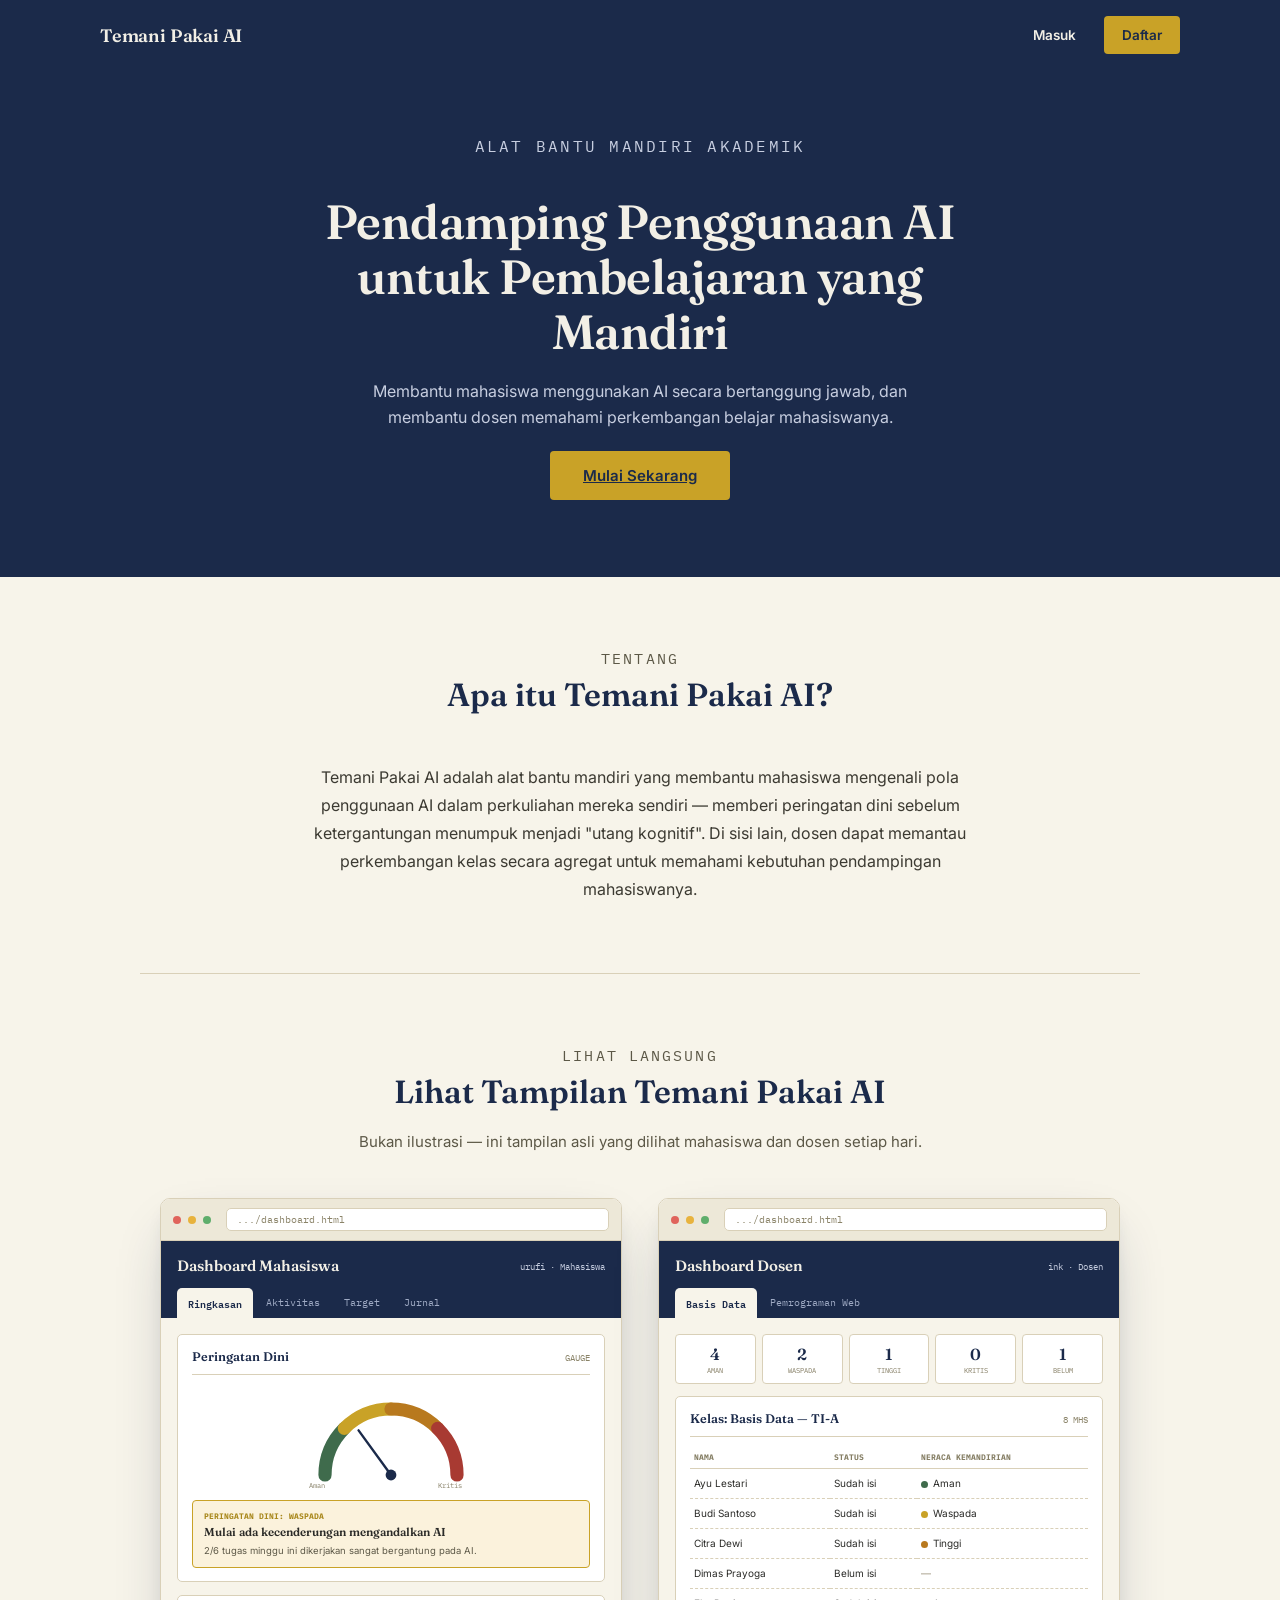
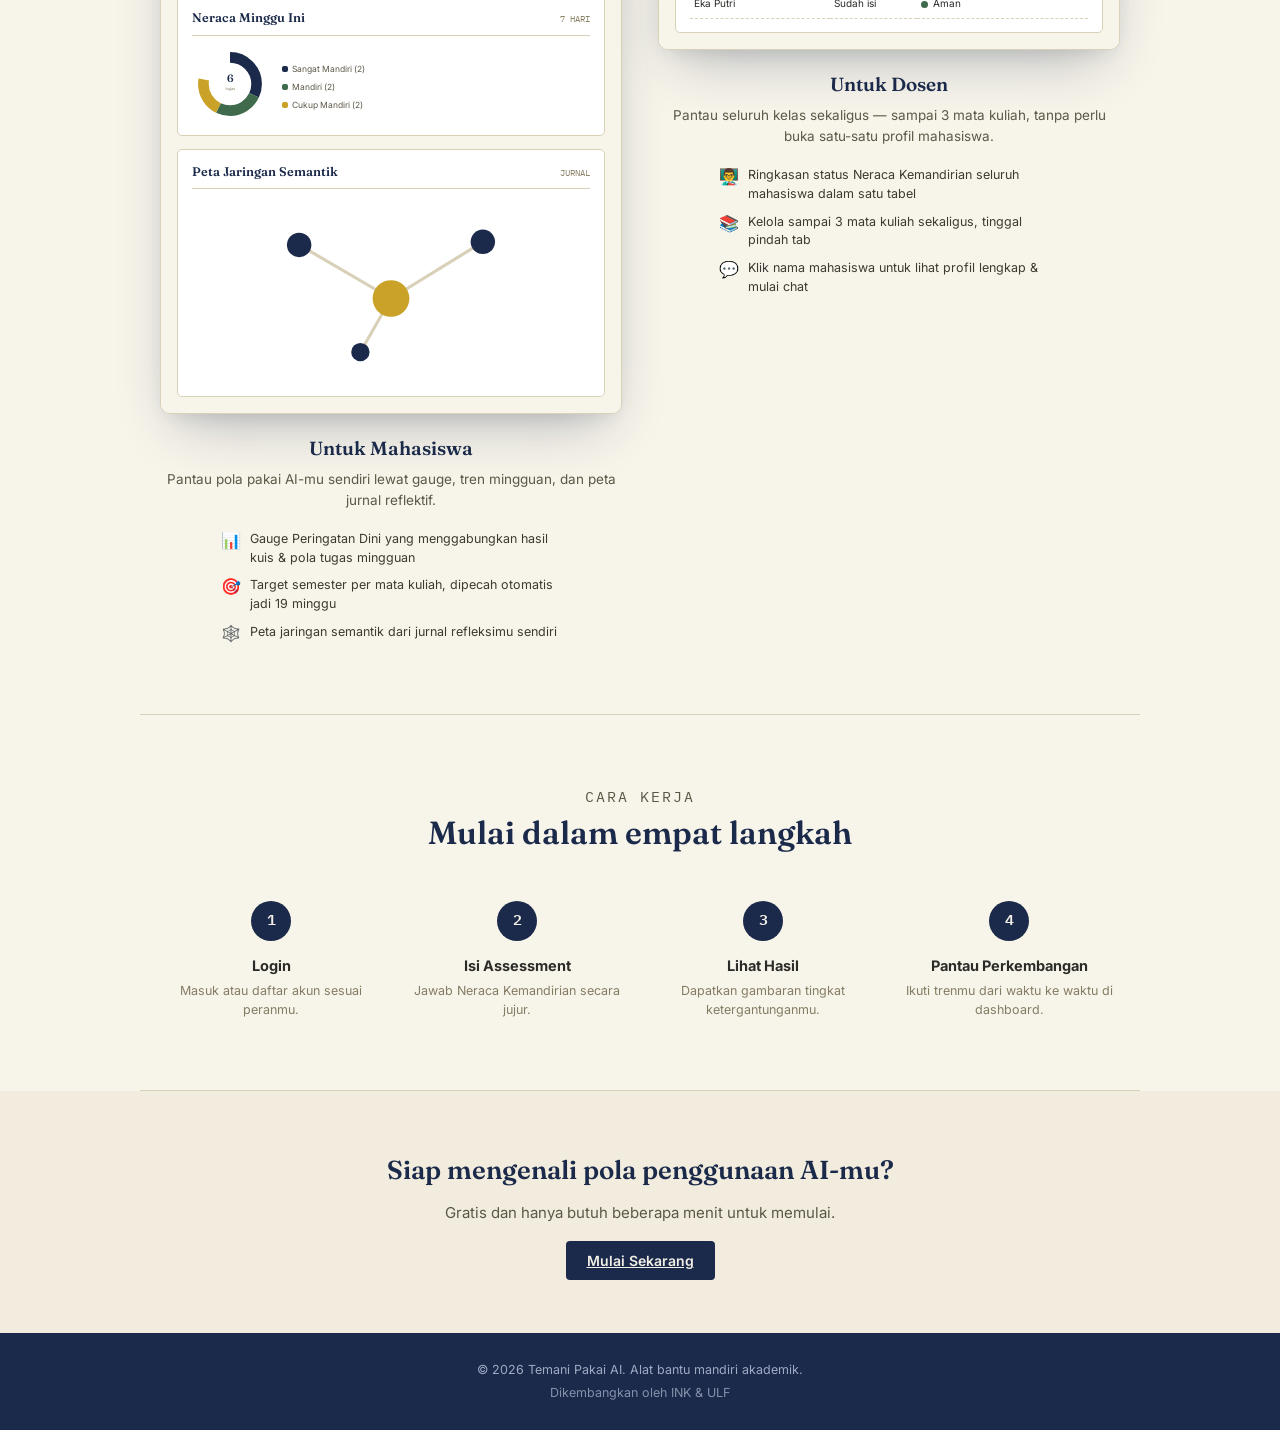
<file: index.html>
<!DOCTYPE html>
<html lang="id">
<head>
<meta charset="UTF-8">
<meta name="viewport" content="width=device-width, initial-scale=1.0">
<title>Temani Pakai AI — Pendamping Penggunaan AI untuk Pembelajaran Mandiri</title>
<link rel="preconnect" href="https://fonts.googleapis.com">
<link rel="preconnect" href="https://fonts.gstatic.com" crossorigin>
<link href="https://fonts.googleapis.com/css2?family=Fraunces:ital,opsz,wght@0,9..144,400;0,9..144,500;0,9..144,600;0,9..144,700;1,9..144,500&family=Inter:wght@400;500;600;700&family=IBM+Plex+Mono:wght@400;500;600&display=swap" rel="stylesheet">
<link rel="stylesheet" href="css/style.css">
<link rel="stylesheet" href="css/landing.css">
</head>
<body class="landing">

<!-- ===== Navbar ===== -->
<nav class="landing-nav">
  <div class="landing-nav-inner">
    <a href="index.html" class="landing-logo">Temani Pakai AI</a>
    <div class="landing-nav-links">
      <a href="login.html" class="nav-link nav-link-ghost">Masuk</a>
      <a href="register.html" class="nav-link nav-link-solid">Daftar</a>
    </div>
  </div>
</nav>

<!-- ===== Hero ===== -->
<header class="hero">
  <div class="hero-inner">
    <p class="eyebrow">Alat Bantu Mandiri Akademik</p>
    <h1>Pendamping Penggunaan AI untuk Pembelajaran yang Mandiri</h1>
    <p>Membantu mahasiswa menggunakan AI secara bertanggung jawab, dan membantu dosen memahami perkembangan belajar mahasiswanya.</p>
    <a href="register.html" class="btn btn-primary">Mulai Sekarang</a>
  </div>
</header>

<!-- ===== Apa itu Temani Pakai AI ===== -->
<section class="section" id="tentang">
  <div class="section-head">
    <p class="eyebrow">Tentang</p>
    <h2>Apa itu Temani Pakai AI?</h2>
  </div>
  <p class="about-text">
    Temani Pakai AI adalah alat bantu mandiri yang membantu mahasiswa mengenali pola penggunaan AI dalam perkuliahan mereka sendiri — memberi peringatan dini sebelum ketergantungan menumpuk menjadi "utang kognitif". Di sisi lain, dosen dapat memantau perkembangan kelas secara agregat untuk memahami kebutuhan pendampingan mahasiswanya.
  </p>
</section>

<!-- ===== Preview Dashboard (mahasiswa & dosen) ===== -->
<section class="section" id="fitur">
  <div class="section-head">
    <p class="eyebrow">Lihat Langsung</p>
    <h2>Lihat Tampilan Temani Pakai AI</h2>
    <p>Bukan ilustrasi — ini tampilan asli yang dilihat mahasiswa dan dosen setiap hari.</p>
  </div>

  <div class="preview-grid">

    <!-- ===== KOLOM MAHASISWA ===== -->
    <div class="preview-col">
      <div class="browser-frame">
        <div class="browser-topbar">
          <span class="browser-dot red"></span><span class="browser-dot yellow"></span><span class="browser-dot green"></span>
          <span class="browser-url">.../dashboard.html</span>
        </div>
        <div class="mock-masthead">
          <div class="top"><h4>Dashboard Mahasiswa</h4><span class="mock-user">urufi · Mahasiswa</span></div>
          <div class="mock-tabs">
            <span class="mock-tab active">Ringkasan</span>
            <span class="mock-tab">Aktivitas</span>
            <span class="mock-tab">Target</span>
            <span class="mock-tab">Jurnal</span>
          </div>
        </div>
        <div class="mock-body">
          <div class="mock-card">
            <div class="mock-card-head"><h5>Peringatan Dini</h5><span class="mock-tag">GAUGE</span></div>
            <svg viewBox="0 0 300 178" width="100%" style="max-width:180px;display:block;margin:0 auto;">
              <path d="M 40 150 A 110 110 0 0 1 72.22 72.22" fill="none" stroke="#3F6B4C" stroke-width="22" stroke-linecap="round"/>
              <path d="M 72.22 72.22 A 110 110 0 0 1 150 40" fill="none" stroke="#C9A227" stroke-width="22" stroke-linecap="round"/>
              <path d="M 150 40 A 110 110 0 0 1 227.78 72.22" fill="none" stroke="#B8791E" stroke-width="22" stroke-linecap="round"/>
              <path d="M 227.78 72.22 A 110 110 0 0 1 260 150" fill="none" stroke="#A83A32" stroke-width="22" stroke-linecap="round"/>
              <line x1="150" y1="150" x2="95.9" y2="75.6" stroke="#1B2A4A" stroke-width="4" stroke-linecap="round"/>
              <circle cx="150" cy="150" r="9" fill="#1B2A4A"/>
              <text x="14" y="172" font-size="12" font-family="IBM Plex Mono, monospace" fill="#847d63">Aman</text>
              <text x="228" y="172" font-size="12" font-family="IBM Plex Mono, monospace" fill="#847d63">Kritis</text>
            </svg>
            <div class="mock-banner">
              <div class="lbl">Peringatan Dini: Waspada</div>
              <div class="ttl">Mulai ada kecenderungan mengandalkan AI</div>
              <div class="txt">2/6 tugas minggu ini dikerjakan sangat bergantung pada AI.</div>
            </div>
          </div>

          <div class="mock-card">
            <div class="mock-card-head"><h5>Neraca Minggu Ini</h5><span class="mock-tag">7 HARI</span></div>
            <div style="display:flex;align-items:center;gap:14px;">
              <svg viewBox="0 0 200 200" width="76" height="76">
                <circle cx="100" cy="100" r="70" fill="none" stroke="#1B2A4A" stroke-width="28" stroke-dasharray="140 300" transform="rotate(-90 100 100)"/>
                <circle cx="100" cy="100" r="70" fill="none" stroke="#3F6B4C" stroke-width="28" stroke-dasharray="110 300" stroke-dashoffset="-140" transform="rotate(-90 100 100)"/>
                <circle cx="100" cy="100" r="70" fill="none" stroke="#C9A227" stroke-width="28" stroke-dasharray="90 300" stroke-dashoffset="-250" transform="rotate(-90 100 100)"/>
                <text x="100" y="96" text-anchor="middle" font-family="Fraunces, serif" font-size="28" font-weight="600" fill="#1B2A4A">6</text>
                <text x="100" y="115" text-anchor="middle" font-family="IBM Plex Mono, monospace" font-size="10" fill="#847d63">tugas</text>
              </svg>
              <div class="mock-legend" style="flex-direction:column;gap:5px;">
                <span><span class="mock-dot" style="background:#1B2A4A;"></span>Sangat Mandiri (2)</span>
                <span><span class="mock-dot" style="background:#3F6B4C;"></span>Mandiri (2)</span>
                <span><span class="mock-dot" style="background:#C9A227;"></span>Cukup Mandiri (2)</span>
              </div>
            </div>
          </div>

          <div class="mock-card">
            <div class="mock-card-head"><h5>Peta Jaringan Semantik</h5><span class="mock-tag">JURNAL</span></div>
            <svg viewBox="0 0 260 120" width="100%" style="display:block;">
              <line x1="70" y1="30" x2="130" y2="65" stroke="#D9D0B8" stroke-width="2"/>
              <line x1="130" y1="65" x2="190" y2="28" stroke="#D9D0B8" stroke-width="2"/>
              <line x1="130" y1="65" x2="110" y2="100" stroke="#D9D0B8" stroke-width="2"/>
              <circle cx="130" cy="65" r="12" fill="#C9A227"/>
              <circle cx="70" cy="30" r="8" fill="#1B2A4A"/>
              <circle cx="190" cy="28" r="8" fill="#1B2A4A"/>
              <circle cx="110" cy="100" r="6" fill="#1B2A4A"/>
            </svg>
          </div>
        </div>
      </div>

      <h3>Untuk Mahasiswa</h3>
      <p class="caption">Pantau pola pakai AI-mu sendiri lewat gauge, tren mingguan, dan peta jurnal reflektif.</p>
      <div class="mini-feature-list">
        <div class="mini-feature"><span class="ic">📊</span>Gauge Peringatan Dini yang menggabungkan hasil kuis &amp; pola tugas mingguan</div>
        <div class="mini-feature"><span class="ic">🎯</span>Target semester per mata kuliah, dipecah otomatis jadi 19 minggu</div>
        <div class="mini-feature"><span class="ic">🕸️</span>Peta jaringan semantik dari jurnal refleksimu sendiri</div>
      </div>
    </div>

    <!-- ===== KOLOM DOSEN ===== -->
    <div class="preview-col">
      <div class="browser-frame">
        <div class="browser-topbar">
          <span class="browser-dot red"></span><span class="browser-dot yellow"></span><span class="browser-dot green"></span>
          <span class="browser-url">.../dashboard.html</span>
        </div>
        <div class="mock-masthead">
          <div class="top"><h4>Dashboard Dosen</h4><span class="mock-user">ink · Dosen</span></div>
          <div class="mock-tabs">
            <span class="mock-tab active">Basis Data</span>
            <span class="mock-tab">Pemrograman Web</span>
          </div>
        </div>
        <div class="mock-body">
          <div class="mock-stat-row">
            <div class="mock-stat-box"><div class="n">4</div><div class="l">Aman</div></div>
            <div class="mock-stat-box"><div class="n">2</div><div class="l">Waspada</div></div>
            <div class="mock-stat-box"><div class="n">1</div><div class="l">Tinggi</div></div>
            <div class="mock-stat-box"><div class="n">0</div><div class="l">Kritis</div></div>
            <div class="mock-stat-box"><div class="n">1</div><div class="l">Belum</div></div>
          </div>

          <div class="mock-card" style="margin-bottom:0;">
            <div class="mock-card-head"><h5>Kelas: Basis Data — TI-A</h5><span class="mock-tag">8 MHS</span></div>
            <table class="mock-table">
              <thead><tr><th>Nama</th><th>Status</th><th>Neraca Kemandirian</th></tr></thead>
              <tbody>
                <tr><td>Ayu Lestari</td><td>Sudah isi</td><td><span class="mock-risk-dot" style="background:#3F6B4C;"></span>Aman</td></tr>
                <tr><td>Budi Santoso</td><td>Sudah isi</td><td><span class="mock-risk-dot" style="background:#C9A227;"></span>Waspada</td></tr>
                <tr><td>Citra Dewi</td><td>Sudah isi</td><td><span class="mock-risk-dot" style="background:#B8791E;"></span>Tinggi</td></tr>
                <tr><td>Dimas Prayoga</td><td>Belum isi</td><td style="color:#9a927a;">—</td></tr>
                <tr><td>Eka Putri</td><td>Sudah isi</td><td><span class="mock-risk-dot" style="background:#3F6B4C;"></span>Aman</td></tr>
              </tbody>
            </table>
          </div>
        </div>
      </div>

      <h3>Untuk Dosen</h3>
      <p class="caption">Pantau seluruh kelas sekaligus — sampai 3 mata kuliah, tanpa perlu buka satu-satu profil mahasiswa.</p>
      <div class="mini-feature-list">
        <div class="mini-feature"><span class="ic">👨‍🏫</span>Ringkasan status Neraca Kemandirian seluruh mahasiswa dalam satu tabel</div>
        <div class="mini-feature"><span class="ic">📚</span>Kelola sampai 3 mata kuliah sekaligus, tinggal pindah tab</div>
        <div class="mini-feature"><span class="ic">💬</span>Klik nama mahasiswa untuk lihat profil lengkap &amp; mulai chat</div>
      </div>
    </div>

  </div>
</section>

<!-- ===== Cara Kerja ===== -->
<section class="section" id="cara-kerja">
  <div class="section-head">
    <p class="eyebrow">Cara Kerja</p>
    <h2>Mulai dalam empat langkah</h2>
  </div>
  <div class="steps">
    <div class="step">
      <div class="step-num">1</div>
      <h3>Login</h3>
      <p>Masuk atau daftar akun sesuai peranmu.</p>
    </div>
    <div class="step">
      <div class="step-num">2</div>
      <h3>Isi Assessment</h3>
      <p>Jawab Neraca Kemandirian secara jujur.</p>
    </div>
    <div class="step">
      <div class="step-num">3</div>
      <h3>Lihat Hasil</h3>
      <p>Dapatkan gambaran tingkat ketergantunganmu.</p>
    </div>
    <div class="step">
      <div class="step-num">4</div>
      <h3>Pantau Perkembangan</h3>
      <p>Ikuti trenmu dari waktu ke waktu di dashboard.</p>
    </div>
  </div>
</section>

<!-- ===== CTA penutup ===== -->
<section class="cta-section">
  <h2>Siap mengenali pola penggunaan AI-mu?</h2>
  <p>Gratis dan hanya butuh beberapa menit untuk memulai.</p>
  <a href="register.html" class="btn btn-primary">Mulai Sekarang</a>
</section>

<!-- ===== Footer ===== -->
<footer class="landing-footer">
  <p>&copy; 2026 Temani Pakai AI. Alat bantu mandiri akademik.</p>
  <p style="margin-top:4px;opacity:.8;">Dikembangkan oleh INK &amp; ULF</p>
</footer>

</body>
</html>
</file>
<file: css/style.css>
/* ============================================================
   TEMANI PAKAI AI — DESIGN SYSTEM BERSAMA
   Diekstrak dari index.html supaya konsisten di semua halaman.
   Tema: "ledger / koran" — navy, emas, kertas krem, serif Fraunces.
   ============================================================ */

:root{
  --ink-navy:#1B2A4A;
  --ink-navy-2:#243660;
  --paper:#F7F4EA;
  --paper-2:#F1ECDD;
  --paper-line:#D9D0B8;
  --charcoal:#2B2B28;
  --cream:#F2EFE6;
  --gold:#C9A227;
  --gold-2:#A8871B;
  --moss:#3F6B4C;
  --moss-2:#2F5038;
  --amber:#B8791E;
  --amber-2:#8F5D14;
  --debt-red:#A83A32;
  --debt-red-2:#7E2A24;
  --shadow: 0 1px 0 rgba(43,43,40,0.06);
}

*{box-sizing:border-box;}
html,body{margin:0;padding:0;}
body{
  background:var(--paper);
  color:var(--charcoal);
  font-family:'Inter',sans-serif;
  font-size:15px;
  line-height:1.5;
  -webkit-font-smoothing:antialiased;
}
a{color:var(--ink-navy);}
.app{max-width:1040px;margin:0 auto;padding:0 20px 80px;}

/* ===== Eyebrow / kop mono ===== */
.eyebrow{
  font-family:'IBM Plex Mono',monospace;
  font-size:11px;
  letter-spacing:.14em;
  text-transform:uppercase;
  color:var(--gold);
  margin:0 0 10px;
}

/* ===== Header aplikasi (dipakai di dashboard, assessment, dll) ===== */
.masthead{
  background:var(--ink-navy);
  color:var(--cream);
  padding:34px 20px 0;
  margin:0 -20px 0;
}
.masthead-inner{max-width:1000px;margin:0 auto;}
.masthead h1{
  font-family:'Fraunces',serif;
  font-weight:600;
  font-size:clamp(28px,4vw,40px);
  margin:0 0 8px;
  letter-spacing:-0.01em;
}
.masthead p{
  max-width:620px;
  color:#C7CEE0;
  margin:0 0 26px;
  font-size:14.5px;
}
.tabs{display:flex;gap:2px;}
.tab{
  font-family:'IBM Plex Mono',monospace;
  font-size:12.5px;
  letter-spacing:.04em;
  background:transparent;
  border:none;
  color:#9FAAC4;
  padding:13px 22px;
  cursor:pointer;
  border-radius:8px 8px 0 0;
  transition:color .15s ease;
}
.tab:hover{color:var(--cream);}
.tab.active{
  background:var(--paper);
  color:var(--ink-navy);
  font-weight:600;
}
.tab:focus-visible{outline:2px solid var(--gold);outline-offset:2px;}

/* ===== Sheet / card ===== */
.sheet{
  background:var(--paper);
  border:1px solid var(--paper-line);
  border-top:none;
  padding:28px;
}
.card{
  background:var(--paper);
  border:1px solid var(--paper-line);
  border-radius:3px;
  padding:22px 24px;
  margin-bottom:18px;
  box-shadow:var(--shadow);
}
.card-head{
  display:flex;
  align-items:baseline;
  justify-content:space-between;
  gap:12px;
  border-bottom:1px solid var(--paper-line);
  padding-bottom:12px;
  margin-bottom:16px;
}
.card-head h2{
  font-family:'Fraunces',serif;
  font-weight:600;
  font-size:19px;
  margin:0;
  color:var(--ink-navy);
}
.card-head .tag{
  font-family:'IBM Plex Mono',monospace;
  font-size:11px;
  color:#8a8368;
  letter-spacing:.05em;
}

/* ===== Form ===== */
label{
  display:block;
  font-size:12.5px;
  font-weight:600;
  color:#5c5847;
  margin:0 0 5px;
}
input[type=text],input[type=email],input[type=password],input[type=date],select,textarea{
  width:100%;
  font-family:'Inter',sans-serif;
  font-size:14.5px;
  padding:10px 12px;
  border:1px solid var(--paper-line);
  border-radius:4px;
  background:#fff;
  color:var(--charcoal);
  margin-bottom:14px;
}
input:focus-visible,select:focus-visible,textarea:focus-visible,button:focus-visible{
  outline:2px solid var(--gold);
  outline-offset:1px;
}
textarea{resize:vertical;min-height:70px;}
.field-row{display:grid;grid-template-columns:1fr 1fr;gap:14px;}
@media(max-width:600px){.field-row{grid-template-columns:1fr;}}
.helptext{font-size:12.5px;color:#847d63;margin-top:-8px;margin-bottom:14px;}

/* ===== Tombol ===== */
.btn{
  font-family:'Inter',sans-serif;
  font-weight:600;
  font-size:14px;
  padding:10px 20px;
  border-radius:4px;
  border:1px solid transparent;
  cursor:pointer;
  transition:transform .08s ease, opacity .15s ease;
}
.btn:active{transform:translateY(1px);}
.btn-primary{background:var(--ink-navy);color:var(--cream);}
.btn-primary:hover{background:var(--ink-navy-2);}
.btn-ghost{background:transparent;color:var(--ink-navy);border-color:var(--paper-line);}
.btn-ghost:hover{background:var(--paper-2);}
.btn-small{padding:6px 12px;font-size:12.5px;}
.btn[disabled]{opacity:.45;cursor:not-allowed;}

/* ===== Pill selector (dipakai untuk pilih peran, kategori, dll) ===== */
.pillset{display:flex;gap:8px;flex-wrap:wrap;margin-bottom:14px;}
.pill{
  font-family:'IBM Plex Mono',monospace;
  font-size:12.5px;
  padding:8px 14px;
  border-radius:20px;
  border:1.5px solid var(--paper-line);
  background:#fff;
  cursor:pointer;
  color:#5c5847;
  transition:all .12s ease;
}
.pill[data-active="true"]{background:var(--ink-navy);border-color:var(--ink-navy);color:#fff;}

/* ===== Banner pesan (info / error / sukses) ===== */
.banner{
  border-radius:4px;
  padding:16px 18px;
  margin-bottom:18px;
  border:1.5px solid;
  font-size:13.5px;
}
.banner-info{background:var(--paper-2);border-color:var(--paper-line);color:#3c3a32;}
.banner-error{background:#FBE7E5;border-color:var(--debt-red);color:var(--debt-red-2);}
.banner-success{background:#EEF4EC;border-color:var(--moss);color:var(--moss-2);}

.note{
  font-size:12px;color:#847d63;background:var(--paper-2);
  border:1px solid var(--paper-line);border-radius:4px;padding:10px 12px;margin-top:6px;
}
.empty{color:#9a927a;font-size:13.5px;font-style:italic;padding:10px 0;}

@media (prefers-reduced-motion: reduce){
  *{transition:none !important;animation:none !important;}
}

/* ===== Footer pengembang (semua halaman) ===== */
.app-footer{
  text-align:center;
  padding:20px 20px 28px;
  font-family:'IBM Plex Mono',monospace;
  font-size:11px;
  color:#a8a08a;
}
</file>
<file: css/landing.css>
/* ============================================================
   Landing page (index.html)
   Dipakai bersama css/style.css (tokens, tombol berasal dari sana).
   ============================================================ */

body.landing{background:var(--paper);}

/* ===== Navbar ===== */
.landing-nav{
  background:var(--ink-navy);
  padding:0 20px;
}
.landing-nav-inner{
  max-width:1080px;
  margin:0 auto;
  display:flex;
  align-items:center;
  justify-content:space-between;
  padding:16px 0;
}
.landing-logo{
  font-family:'Fraunces',serif;
  font-weight:600;
  font-size:18px;
  color:var(--cream);
  letter-spacing:-0.01em;
  text-decoration:none;
}
.landing-nav-links{display:flex;align-items:center;gap:10px;}
.nav-link{
  font-family:'Inter',sans-serif;
  font-weight:600;
  font-size:13.5px;
  text-decoration:none;
  padding:9px 18px;
  border-radius:4px;
  transition:opacity .15s ease, background .15s ease;
}
.nav-link-ghost{color:var(--cream);}
.nav-link-ghost:hover{opacity:.8;}
.nav-link-solid{background:var(--gold);color:var(--ink-navy);}
.nav-link-solid:hover{background:#d9b23a;}

/* ===== Hero ===== */
.hero{
  background:var(--ink-navy);
  color:var(--cream);
  padding:64px 20px 90px;
  text-align:center;
}
.hero-inner{max-width:720px;margin:0 auto;}
.hero .eyebrow{justify-content:center;text-align:center;}
.hero h1{
  font-family:'Fraunces',serif;
  font-weight:600;
  font-size:clamp(30px,5vw,48px);
  line-height:1.15;
  margin:0 0 20px;
  letter-spacing:-0.01em;
}
.hero p{
  font-size:16px;
  color:#C7CEE0;
  max-width:560px;
  margin:0 auto 34px;
  line-height:1.6;
}
.hero .btn-primary{
  background:var(--gold);
  color:var(--ink-navy);
  font-size:15px;
  padding:14px 32px;
}
.hero .btn-primary:hover{background:#d9b23a;}

/* ===== Section umum ===== */
.section{
  max-width:1000px;
  margin:0 auto;
  padding:70px 20px;
  border-bottom:1px solid var(--paper-line);
}
.section:last-of-type{border-bottom:none;}
.section-head{text-align:center;max-width:600px;margin:0 auto 44px;}
.section-head .eyebrow{justify-content:center;text-align:center;}
.section-head h2{
  font-family:'Fraunces',serif;
  font-weight:600;
  font-size:clamp(24px,3vw,32px);
  color:var(--ink-navy);
  margin:0 0 14px;
}
.section-head p{
  font-size:15px;
  color:#5c5847;
  line-height:1.6;
  margin:0;
}

/* ===== Tentang ===== */
.about-text{
  max-width:680px;
  margin:0 auto;
  text-align:center;
  font-size:16px;
  line-height:1.75;
  color:#3c3a32;
}

/* ===== Preview Dashboard (mahasiswa & dosen) ===== */
.preview-grid{
  max-width:1080px;margin:0 auto;
  display:grid;grid-template-columns:1fr 1fr;gap:36px;
}
@media(max-width:820px){.preview-grid{grid-template-columns:1fr;max-width:520px;}}

.preview-col h3{
  font-family:'Fraunces',serif;font-weight:600;font-size:19px;color:var(--ink-navy);
  text-align:center;margin:20px 0 6px;
}
.preview-col > p.caption{
  text-align:center;font-size:13.5px;color:#5c5847;margin:0 0 18px;line-height:1.6;
}

.browser-frame{
  background:#fff;border-radius:10px;border:1px solid var(--paper-line);
  box-shadow:0 24px 54px -18px rgba(27,42,74,.32), 0 8px 20px -10px rgba(27,42,74,.16);
  overflow:hidden;
}
.browser-topbar{background:#EDE8D8;border-bottom:1px solid var(--paper-line);padding:9px 12px;display:flex;align-items:center;gap:7px;}
.browser-dot{width:8px;height:8px;border-radius:50%;}
.browser-dot.red{background:#E0645C;}
.browser-dot.yellow{background:#E8B33D;}
.browser-dot.green{background:#5FAE6C;}
.browser-url{margin-left:8px;background:#fff;border:1px solid var(--paper-line);border-radius:5px;padding:3px 10px;font-family:'IBM Plex Mono',monospace;font-size:10px;color:#8a8368;flex:1;}

.mock-masthead{background:var(--ink-navy);color:var(--cream);padding:14px 16px 0;}
.mock-masthead .top{display:flex;justify-content:space-between;align-items:center;margin-bottom:10px;}
.mock-masthead h4{font-family:'Fraunces',serif;font-weight:600;font-size:15px;margin:0;}
.mock-user{font-family:'IBM Plex Mono',monospace;font-size:9px;color:#C7CEE0;}
.mock-tabs{display:flex;gap:2px;}
.mock-tab{font-family:'IBM Plex Mono',monospace;font-size:9.5px;padding:8px 11px;border-radius:5px 5px 0 0;color:#9FAAC4;}
.mock-tab.active{background:var(--paper);color:var(--ink-navy);font-weight:600;}

.mock-body{background:var(--paper);padding:16px;}
.mock-card{background:#fff;border:1px solid var(--paper-line);border-radius:5px;padding:13px 14px;margin-bottom:13px;}
.mock-card:last-child{margin-bottom:0;}
.mock-card-head{display:flex;justify-content:space-between;align-items:baseline;border-bottom:1px solid var(--paper-line);padding-bottom:7px;margin-bottom:10px;}
.mock-card-head h5{font-family:'Fraunces',serif;font-weight:600;font-size:12.5px;color:var(--ink-navy);margin:0;}
.mock-tag{font-family:'IBM Plex Mono',monospace;font-size:8.5px;color:#8a8368;}

.mock-banner{background:#FBF2DC;border:1px solid var(--gold);border-radius:4px;padding:9px 11px;margin-top:9px;}
.mock-banner .lbl{font-family:'IBM Plex Mono',monospace;font-size:8px;text-transform:uppercase;color:#A8871B;font-weight:700;margin-bottom:2px;}
.mock-banner .ttl{font-family:'Fraunces',serif;font-weight:600;font-size:11.5px;color:var(--charcoal);margin-bottom:2px;}
.mock-banner .txt{font-size:9.5px;color:#5c5847;line-height:1.5;}

.mock-legend{display:flex;gap:9px;flex-wrap:wrap;margin-top:7px;font-size:8.5px;color:#5c5847;}
.mock-legend span{display:inline-flex;align-items:center;gap:4px;}
.mock-dot{width:6px;height:6px;border-radius:2px;display:inline-block;}

.mock-stat-row{display:flex;gap:6px;margin-bottom:12px;}
.mock-stat-box{flex:1;background:#fff;border:1px solid var(--paper-line);border-radius:4px;padding:7px 8px;text-align:center;}
.mock-stat-box .n{font-family:'Fraunces',serif;font-size:16px;font-weight:600;color:var(--ink-navy);}
.mock-stat-box .l{font-size:7px;font-family:'IBM Plex Mono',monospace;color:#847d63;text-transform:uppercase;}

.mock-table{width:100%;border-collapse:collapse;font-size:10px;}
.mock-table th{text-align:left;font-family:'IBM Plex Mono',monospace;font-size:7.5px;color:#847d63;text-transform:uppercase;border-bottom:1px solid var(--paper-line);padding:5px 4px;}
.mock-table td{padding:7px 4px;border-bottom:1px dashed var(--paper-line);}
.mock-risk-dot{width:7px;height:7px;border-radius:50%;display:inline-block;margin-right:5px;vertical-align:middle;}

.mini-feature-list{max-width:340px;margin:18px auto 0;display:flex;flex-direction:column;gap:9px;}
.mini-feature{display:flex;align-items:flex-start;gap:9px;font-size:12.5px;color:#3c3a32;}
.mini-feature .ic{font-size:16px;line-height:1.3;}

/* ===== Cara kerja ===== */
.steps{
  display:grid;
  grid-template-columns:repeat(4,1fr);
  gap:24px;
}
@media(max-width:760px){.steps{grid-template-columns:1fr 1fr;}}
@media(max-width:460px){.steps{grid-template-columns:1fr;}}
.step{text-align:center;}
.step-num{
  width:40px;height:40px;
  border-radius:50%;
  background:var(--ink-navy);
  color:var(--cream);
  font-family:'IBM Plex Mono',monospace;
  font-weight:600;
  font-size:15px;
  display:flex;align-items:center;justify-content:center;
  margin:0 auto 14px;
}
.step h3{
  font-family:'Inter',sans-serif;
  font-weight:700;
  font-size:14.5px;
  color:var(--charcoal);
  margin:0 0 6px;
}
.step p{
  font-size:12.5px;
  color:#847d63;
  margin:0;
}

/* ===== CTA penutup ===== */
.cta-section{
  background:var(--paper-2);
  text-align:center;
  padding:60px 20px;
}
.cta-section h2{
  font-family:'Fraunces',serif;
  font-weight:600;
  font-size:26px;
  color:var(--ink-navy);
  margin:0 0 12px;
}
.cta-section p{
  color:#5c5847;
  margin:0 0 26px;
}

/* ===== Footer ===== */
.landing-footer{
  background:var(--ink-navy);
  color:#9FAAC4;
  padding:28px 20px;
  text-align:center;
  font-size:12.5px;
}
.landing-footer p{margin:0;}
</file>
